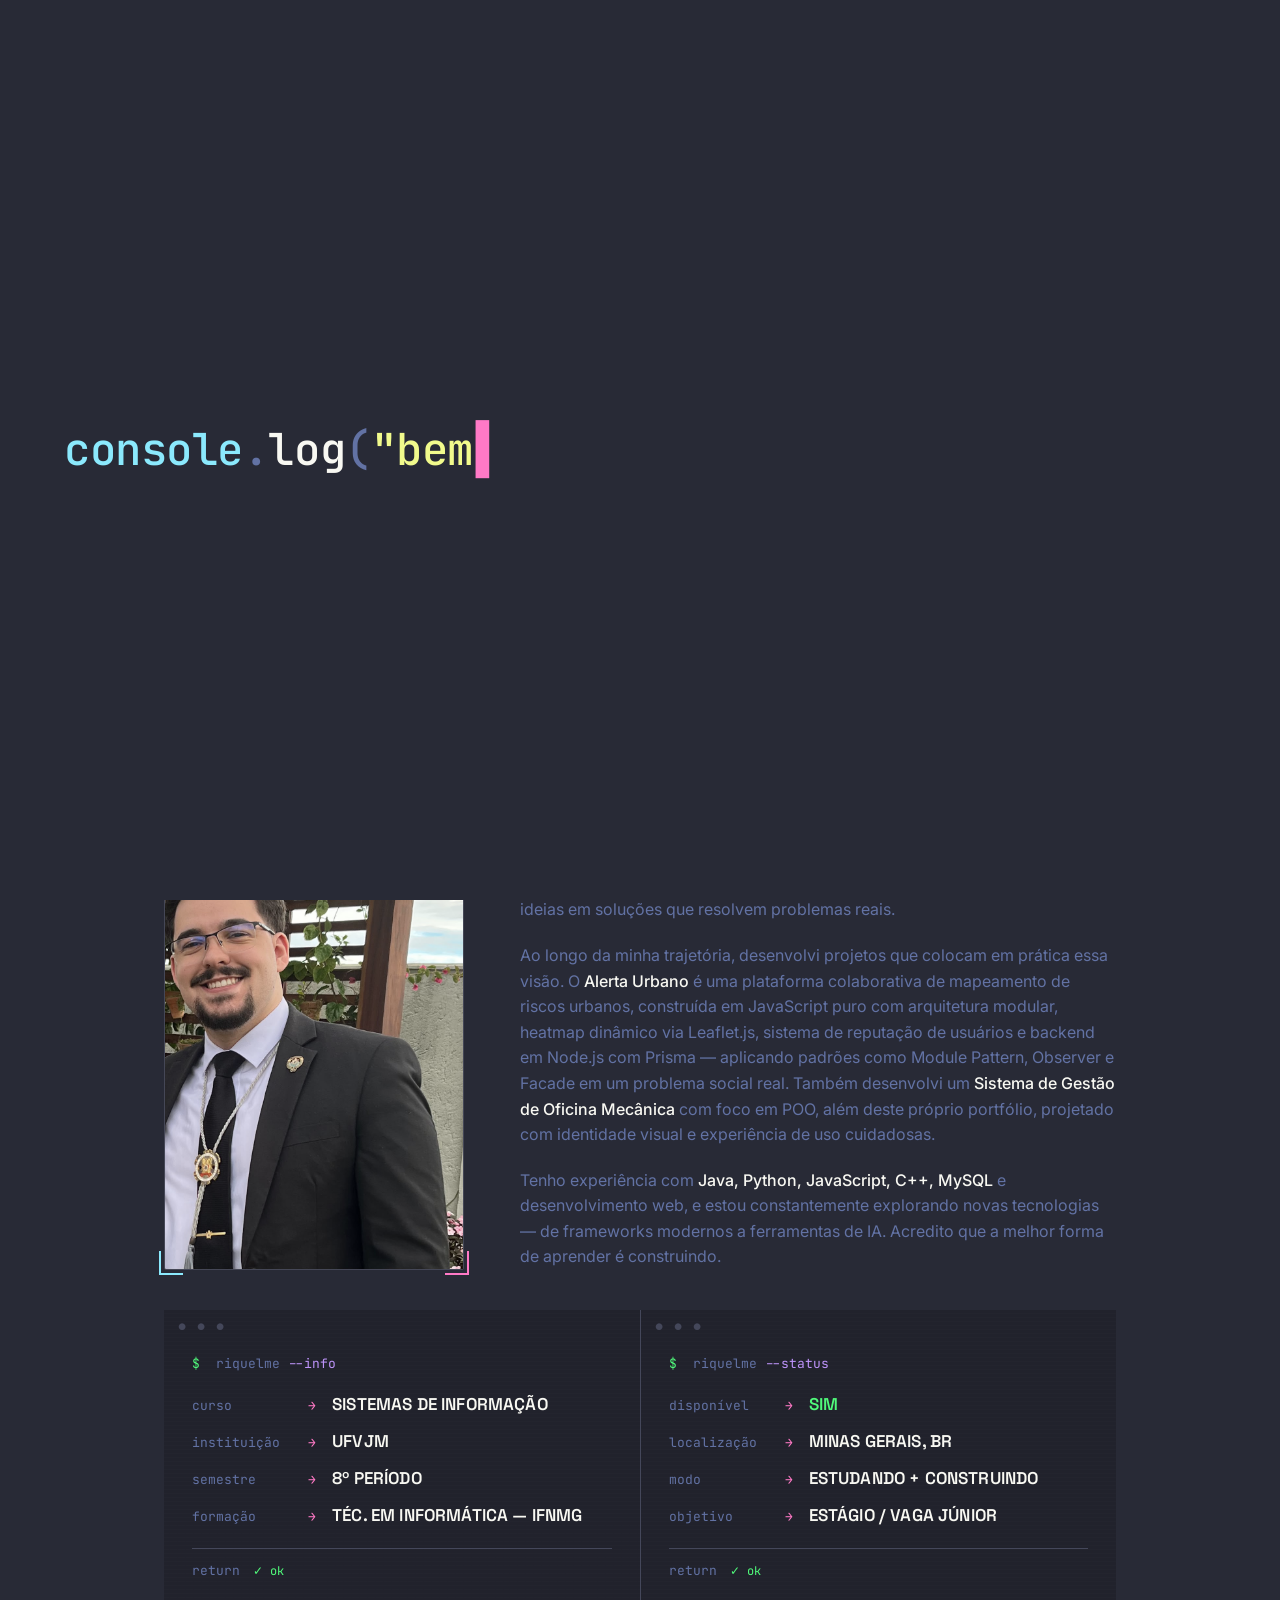
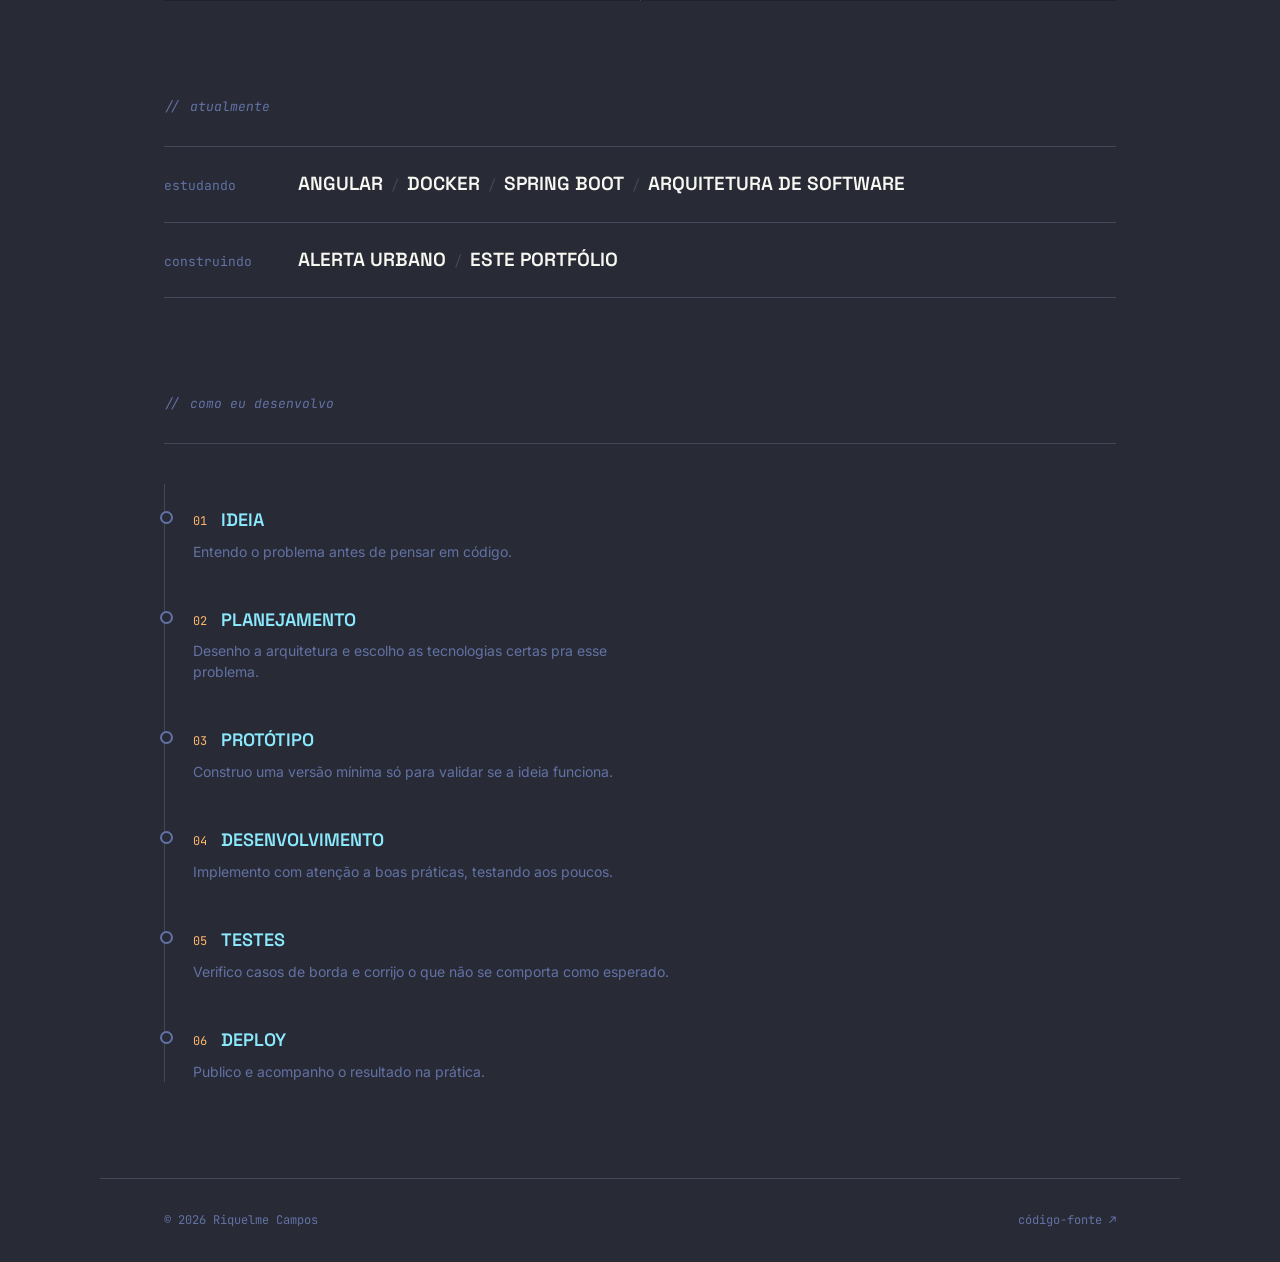
<file: index.html>
<!DOCTYPE html>
<html lang="pt-BR" data-lang="pt">

<head>
  <meta charset="UTF-8">
  <script>
    (function () {
      try {
        var t = localStorage.getItem('rc_theme');
        if (!t) { t = window.matchMedia('(prefers-color-scheme: light)').matches ? 'light' : 'dark'; }
        if (t === 'light') { document.documentElement.setAttribute('data-theme', 'light'); }
        var l = localStorage.getItem('rc_lang');
        if (l === 'en') { document.documentElement.setAttribute('data-lang', 'en'); }
      } catch (e) { }
    })();
  </script>
  <meta name="viewport" content="width=device-width, initial-scale=1.0">
  <title>Riquelme Campos — FullStack Developer</title>
  <meta name="description" content="Portfolio of Riquelme Campos, FullStack developer and Information Systems student at UFVJM.">
  <link rel="icon" href="assets/rc_.png" type="image/x-icon">

  <link rel="preconnect" href="https://fonts.googleapis.com">
  <link rel="preconnect" href="https://fonts.gstatic.com" crossorigin>
  <link href="https://fonts.googleapis.com/css2?family=Space+Grotesk:wght@500;600;700&family=Inter:wght@400;500;600&family=JetBrains+Mono:wght@400;500&display=swap" rel="stylesheet">
  <link rel="stylesheet" href="css/style.css">
</head>

<body>
  <div class="intro" id="intro" aria-hidden="true">
    <p class="intro-welcome"><span id="introText"></span><span class="intro-cursor">▌</span></p>
  </div>

  <aside class="social-bar" aria-label="Redes sociais">
    <a href="https://www.linkedin.com/in/riquelme-campos-3851a3278/" target="_blank" rel="noopener" aria-label="LinkedIn">
      <svg xmlns="http://www.w3.org/2000/svg" width="18" height="18" viewBox="0 0 24 24" fill="none" stroke="currentColor" stroke-width="1.6" stroke-linecap="round" stroke-linejoin="round"><path d="M16 8a6 6 0 0 1 6 6v7h-4v-7a2 2 0 0 0-2-2 2 2 0 0 0-2 2v7h-4v-7a6 6 0 0 1 6-6z"/><rect x="2" y="9" width="4" height="12"/><circle cx="4" cy="4" r="2"/></svg>
    </a>
    <a href="https://github.com/rickcamposs" target="_blank" rel="noopener" aria-label="GitHub">
      <svg xmlns="http://www.w3.org/2000/svg" width="18" height="18" viewBox="0 0 24 24" fill="none" stroke="currentColor" stroke-width="1.6" stroke-linecap="round" stroke-linejoin="round"><path d="M9 19c-5 1.5-5-2.5-7-3m14 6v-3.87a3.37 3.37 0 0 0-.94-2.61c3.14-.35 6.44-1.54 6.44-7A5.44 5.44 0 0 0 20 4.77 5.07 5.07 0 0 0 19.91 1S18.73.65 16 2.48a13.38 13.38 0 0 0-7 0C6.27.65 5.09 1 5.09 1A5.07 5.07 0 0 0 5 4.77a5.44 5.44 0 0 0-1.5 3.78c0 5.42 3.3 6.61 6.44 7A3.37 3.37 0 0 0 9 18.13V22"/></svg>
    </a>
    <a href="mailto:riquelmemoreiracampos@gmail.com" aria-label="Email">
      <svg xmlns="http://www.w3.org/2000/svg" width="18" height="18" viewBox="0 0 24 24" fill="none" stroke="currentColor" stroke-width="1.6" stroke-linecap="round" stroke-linejoin="round"><path d="M4 4h16c1.1 0 2 .9 2 2v12c0 1.1-.9 2-2 2H4c-1.1 0-2-.9-2-2V6c0-1.1.9-2 2-2z"/><polyline points="22,6 12,13 2,6"/></svg>
    </a>
    <a href="https://www.instagram.com/rick_camposs_/" target="_blank" rel="noopener" aria-label="Instagram">
      <svg xmlns="http://www.w3.org/2000/svg" width="18" height="18" viewBox="0 0 24 24" fill="none" stroke="currentColor" stroke-width="1.6" stroke-linecap="round" stroke-linejoin="round"><rect x="2" y="2" width="20" height="20" rx="5" ry="5"/><path d="M16 11.37A4 4 0 1 1 12.63 8 4 4 0 0 1 16 11.37z"/><line x1="17.5" y1="6.5" x2="17.51" y2="6.5"/></svg>
    </a>
    <span class="social-bar-line"></span>
  </aside>

  <div class="scroll-progress" id="scrollProgress"></div>
  <div class="cursor-dot" id="cursorDot"></div>

  <header class="nav">
    <div class="nav-inner">
      <a href="index.html#top" class="nav-mark" id="navMark">
        <span class="nav-mark-short">RC_</span>
        <span class="nav-mark-full">
          <span class="nav-mark-name">Riquelme Campos</span>
          <span class="nav-mark-role" data-pt="Desenvolvedor FullStack" data-en="FullStack Developer">Desenvolvedor FullStack</span>
        </span>
      </a>
      <button class="nav-toggle" id="navToggle" aria-label="Abrir menu">menu</button>
      <nav class="nav-links" id="navLinks">
        <a href="index.html#top" class="active" data-pt="início" data-en="home">início</a>
        <a href="index.html#sobre" data-pt="sobre" data-en="about">sobre</a>
        <a href="index.html#atualmente" data-pt="atualmente" data-en="currently">atualmente</a>
        <a href="projetos.html" data-pt="projetos" data-en="projects">projetos</a>
        <a href="experiencia.html" data-pt="experiência" data-en="experience">experiência</a>
        <a href="contato.html" data-pt="contato" data-en="contact">contato</a>
      </nav>
    </div>
  </header>

  <button class="back-to-top" id="backToTop" aria-label="Voltar ao topo">↑</button>

  <section class="hero" id="top">
    <p class="eyebrow rise" style="animation-delay:.05s" data-pt="desenvolvedor fullstack" data-en="fullstack developer">desenvolvedor fullstack <span class="blink"></span></p>
    <h1 class="hero-typewriter" aria-label="Riquelme Campos — FullStack Developer">
      <pre class="hero-code" aria-hidden="true"><code id="heroTypeText"></code><span class="hero-type-cursor">▌</span></pre>
    </h1>
    <div class="cta-row rise" style="animation-delay:.4s">
      <a href="projetos.html" class="btn btn-primary" data-pt="Ver projetos" data-en="View projects">Ver projetos</a>
      <a href="contato.html" class="btn btn-ghost" data-pt="Falar comigo" data-en="Get in touch">Falar comigo</a>
    </div>
  </section>

  <section id="sobre" class="reveal">
    <p class="eyebrow" data-pt="sobre-mim" data-en="about-me">sobre-mim</p>
    <hr class="line">
    <div class="sobre-layout">

      <div class="sobre-left">
        <div class="foto-frame">
          <img src="assets/eu.jpg" alt="Riquelme Campos" class="sobre-foto">
          <span class="foto-corners" aria-hidden="true"></span>
        </div>
      </div>

      <div class="sobre-right">
        <p class="about-text">
          <span data-lang="pt">Sou estudante do 8º período de <strong>Sistemas de Informação</strong> na UFVJM e formado como <strong>Técnico em Informática</strong> pelo IFNMG. Desde que entrei na tecnologia, encontrei no desenvolvimento de software a oportunidade de transformar ideias em soluções que resolvem problemas reais.</span>
          <span data-lang="en" hidden>I'm an 8th semester <strong>Information Systems</strong> student at UFVJM and a certified <strong>IT Technician</strong> from IFNMG. Since I started in tech, I found in software development the opportunity to turn ideas into real-world solutions.</span>
        </p>
        <p class="about-text">
          <span data-lang="pt">Ao longo da minha trajetória, desenvolvi projetos que colocam em prática essa visão. O <strong>Alerta Urbano</strong> é uma plataforma colaborativa de mapeamento de riscos urbanos, construída em JavaScript puro com arquitetura modular, heatmap dinâmico via Leaflet.js, sistema de reputação de usuários e backend em Node.js com Prisma — aplicando padrões como Module Pattern, Observer e Facade em um problema social real. Também desenvolvi um <strong>Sistema de Gestão de Oficina Mecânica</strong> com foco em POO, além deste próprio portfólio, projetado com identidade visual e experiência de uso cuidadosas.</span>
          <span data-lang="en" hidden>Throughout my journey I've built projects that put this vision into practice. <strong>Alerta Urbano</strong> is a collaborative urban risk mapping platform built in vanilla JavaScript with a modular architecture, dynamic heatmap via Leaflet.js, a user reputation system, and a Node.js + Prisma backend — applying Module Pattern, Observer and Facade patterns to a real social problem. I also built a <strong>Mechanic Shop Management System</strong> focused on OOP, and this very portfolio, designed with a strong visual identity and user experience in mind.</span>
        </p>
        <p class="about-text">
          <span data-lang="pt">Tenho experiência com <strong>Java, Python, JavaScript, C++, MySQL</strong> e desenvolvimento web, e estou constantemente explorando novas tecnologias — de frameworks modernos a ferramentas de IA. Acredito que a melhor forma de aprender é construindo.</span>
          <span data-lang="en" hidden>I have experience with <strong>Java, Python, JavaScript, C++, MySQL</strong> and web development, and I'm constantly exploring new technologies — from modern frameworks to AI tools. I believe the best way to learn is by building.</span>
        </p>
      </div>

    </div>

    <div class="terminal-grid" id="infoTerminal">

      <div class="info-terminal">
        <p class="info-prompt"><span class="info-dollar">$</span> riquelme <span class="info-flag">--info</span></p>
        <div class="info-lines">
          <div class="info-line" style="--d:0s">
            <span class="info-key" data-pt="curso" data-en="degree">curso</span>
            <span class="info-arrow">→</span>
            <span class="info-val" data-pt="Sistemas de Informação" data-en="Information Systems">Sistemas de Informação</span>
          </div>
          <div class="info-line" style="--d:.12s">
            <span class="info-key" data-pt="instituição" data-en="institution">instituição</span>
            <span class="info-arrow">→</span>
            <span class="info-val">UFVJM</span>
          </div>
          <div class="info-line" style="--d:.24s">
            <span class="info-key" data-pt="semestre" data-en="semester">semestre</span>
            <span class="info-arrow">→</span>
            <span class="info-val" data-pt="8º período" data-en="8th semester">8º período</span>
          </div>
          <div class="info-line" style="--d:.36s">
            <span class="info-key" data-pt="formação" data-en="background">formação</span>
            <span class="info-arrow">→</span>
            <span class="info-val" data-pt="Téc. em Informática — IFNMG" data-en="IT Technician — IFNMG">Téc. em Informática — IFNMG</span>
          </div>
        </div>
        <p class="info-return"><span class="info-key">return</span> <span class="info-ok">✓ ok</span></p>
      </div>

      <div class="info-terminal">
        <p class="info-prompt"><span class="info-dollar">$</span> riquelme <span class="info-flag">--status</span></p>
        <div class="info-lines">
          <div class="info-line" style="--d:.08s">
            <span class="info-key" data-pt="disponível" data-en="available">disponível</span>
            <span class="info-arrow">→</span>
            <span class="info-val info-val--green" data-pt="sim" data-en="yes">sim</span>
          </div>
          <div class="info-line" style="--d:.2s">
            <span class="info-key" data-pt="localização" data-en="location">localização</span>
            <span class="info-arrow">→</span>
            <span class="info-val">Minas Gerais, BR</span>
          </div>
          <div class="info-line" style="--d:.32s">
            <span class="info-key" data-pt="modo" data-en="mode">modo</span>
            <span class="info-arrow">→</span>
            <span class="info-val" data-pt="estudando + construindo" data-en="studying + building">estudando + construindo</span>
          </div>
          <div class="info-line" style="--d:.44s">
            <span class="info-key" data-pt="objetivo" data-en="goal">objetivo</span>
            <span class="info-arrow">→</span>
            <span class="info-val" data-pt="estágio / vaga júnior" data-en="internship / junior role">estágio / vaga júnior</span>
          </div>
        </div>
        <p class="info-return"><span class="info-key">return</span> <span class="info-ok">✓ ok</span></p>
      </div>

    </div>

  </section>

  <section id="atualmente" class="reveal">
    <p class="eyebrow" data-pt="atualmente" data-en="currently">atualmente</p>
    <div class="now-rows">
      <div class="now-row">
        <span class="now-key" data-pt="estudando" data-en="studying">estudando</span>
        <span class="now-vals">
          <span>Angular</span><span class="now-sep">/</span>
          <span>Docker</span><span class="now-sep">/</span>
          <span>Spring Boot</span><span class="now-sep">/</span>
          <span data-pt="Arquitetura de Software" data-en="Software Architecture">Arquitetura de Software</span>
        </span>
      </div>
      <div class="now-row">
        <span class="now-key" data-pt="construindo" data-en="building">construindo</span>
        <span class="now-vals">
          <span>Alerta Urbano</span><span class="now-sep">/</span>
          <span data-pt="Este portfólio" data-en="This portfolio">Este portfólio</span>
        </span>
      </div>
    </div>
  </section>

  <section id="processo" class="reveal">
    <p class="eyebrow" data-pt="como eu desenvolvo" data-en="how I work">como eu desenvolvo</p>
    <hr class="line">
    <div class="dev-process">
      <div class="dev-step reveal">
        <span class="dev-step-num">01</span>
        <span class="dev-step-title" data-pt="Ideia" data-en="Idea">Ideia</span>
        <p class="dev-step-desc" data-pt="Entendo o problema antes de pensar em código." data-en="I understand the problem before thinking about code.">Entendo o problema antes de pensar em código.</p>
      </div>
      <div class="dev-step reveal">
        <span class="dev-step-num">02</span>
        <span class="dev-step-title" data-pt="Planejamento" data-en="Planning">Planejamento</span>
        <p class="dev-step-desc" data-pt="Desenho a arquitetura e escolho as tecnologias certas pra esse problema." data-en="I design the architecture and choose the right technologies for the problem.">Desenho a arquitetura e escolho as tecnologias certas pra esse problema.</p>
      </div>
      <div class="dev-step reveal">
        <span class="dev-step-num">03</span>
        <span class="dev-step-title" data-pt="Protótipo" data-en="Prototype">Protótipo</span>
        <p class="dev-step-desc" data-pt="Construo uma versão mínima só para validar se a ideia funciona." data-en="I build a minimal version just to validate whether the idea works.">Construo uma versão mínima só para validar se a ideia funciona.</p>
      </div>
      <div class="dev-step reveal">
        <span class="dev-step-num">04</span>
        <span class="dev-step-title" data-pt="Desenvolvimento" data-en="Development">Desenvolvimento</span>
        <p class="dev-step-desc" data-pt="Implemento com atenção a boas práticas, testando aos poucos." data-en="I implement with attention to best practices, testing as I go.">Implemento com atenção a boas práticas, testando aos poucos.</p>
      </div>
      <div class="dev-step reveal">
        <span class="dev-step-num">05</span>
        <span class="dev-step-title" data-pt="Testes" data-en="Testing">Testes</span>
        <p class="dev-step-desc" data-pt="Verifico casos de borda e corrijo o que não se comporta como esperado." data-en="I check edge cases and fix anything that doesn't behave as expected.">Verifico casos de borda e corrijo o que não se comporta como esperado.</p>
      </div>
      <div class="dev-step reveal">
        <span class="dev-step-num">06</span>
        <span class="dev-step-title" data-pt="Deploy" data-en="Deploy">Deploy</span>
        <p class="dev-step-desc" data-pt="Publico e acompanho o resultado na prática." data-en="I publish and monitor the result in practice.">Publico e acompanho o resultado na prática.</p>
      </div>
    </div>
  </section>

  <footer>
    <span>© 2026 Riquelme Campos</span>
    <a href="https://github.com/rickcamposs/Portfolio" target="_blank" rel="noopener" data-pt="código-fonte ↗" data-en="source code ↗">código-fonte ↗</a>
  </footer>

  <script src="js/script.js" defer></script>
</body>

</html>
</file>
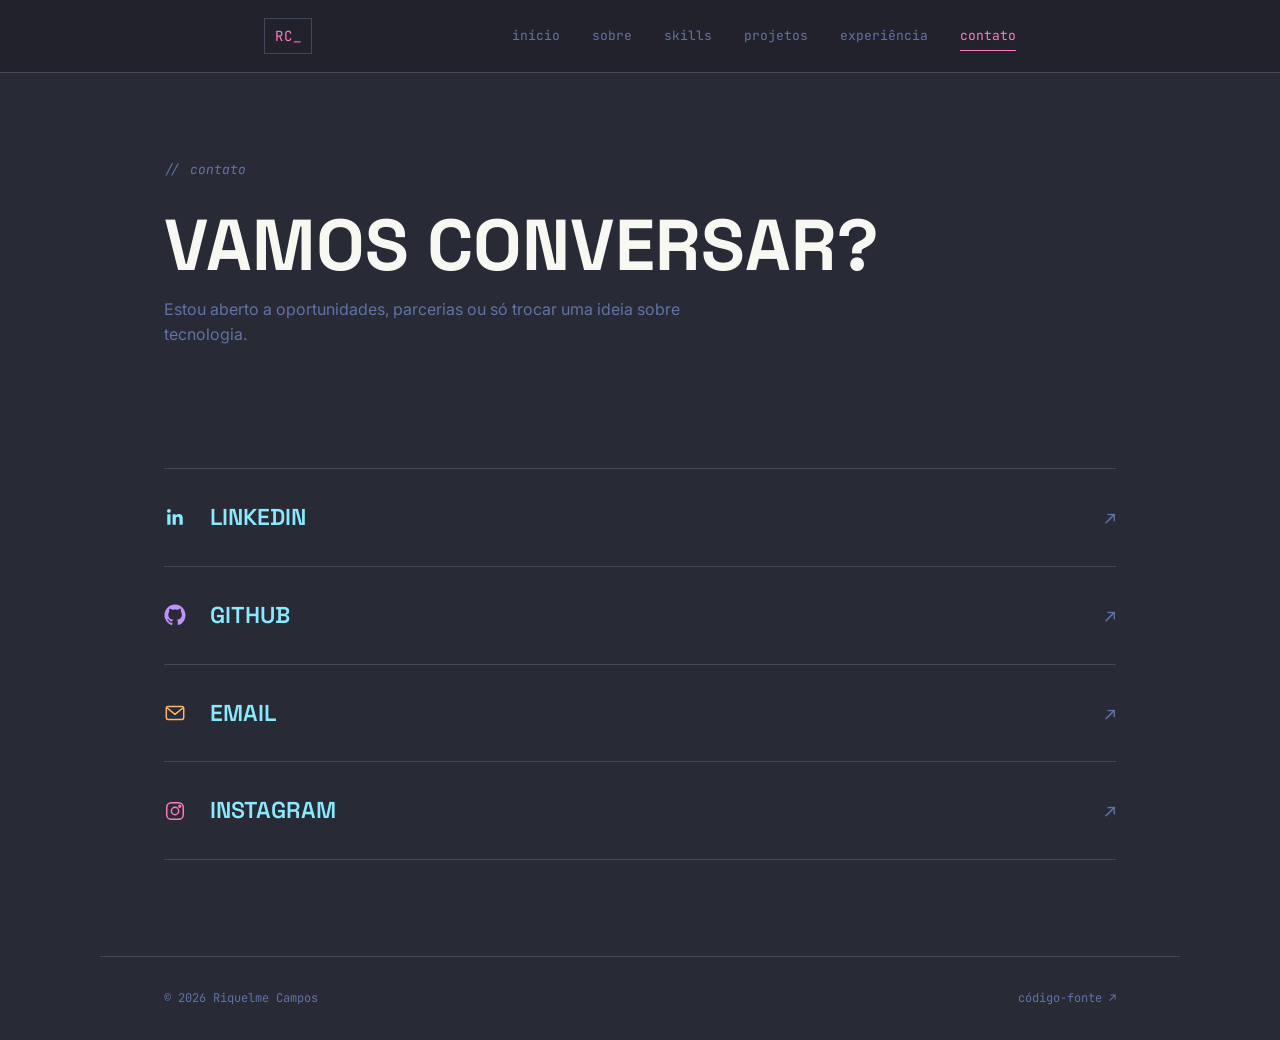
<file: contato.html>
<!DOCTYPE html>
<html lang="pt-BR">
<head>
<meta charset="UTF-8">
<script>
(function(){
  try{
    var t = localStorage.getItem('rc_theme');
    if(!t){ t = window.matchMedia('(prefers-color-scheme: light)').matches ? 'light' : 'dark'; }
    if(t === 'light'){ document.documentElement.setAttribute('data-theme','light'); }
  }catch(e){}
})();
</script>
<meta name="viewport" content="width=device-width, initial-scale=1.0">
<title>Contato — Riquelme Campos</title>
<meta name="description" content="Fale com Riquelme Campos.">
  <link rel="icon" href="assets/rc_.png" type="image/x-icon">


<link rel="preconnect" href="https://fonts.googleapis.com">
<link rel="preconnect" href="https://fonts.gstatic.com" crossorigin>
<link href="https://fonts.googleapis.com/css2?family=Space+Grotesk:wght@500;600;700&family=Inter:wght@400;500;600&family=JetBrains+Mono:wght@400;500&display=swap" rel="stylesheet">
<link rel="stylesheet" href="css/style.css">
</head>
<body>


<div class="scroll-progress" id="scrollProgress"></div>
<div class="cursor-dot" id="cursorDot"></div>

<header class="nav">
  <div class="nav-inner">
    <a href="index.html#top" class="nav-mark">RC_</a>
    <button class="nav-toggle" id="navToggle" aria-label="Abrir menu">menu</button>
    <nav class="nav-links" id="navLinks">
      <a href="index.html#top">início</a>
      <a href="index.html#sobre">sobre</a>
      <a href="index.html#skills">skills</a>
      <a href="projetos.html">projetos</a>
      <a href="experiencia.html">experiência</a>
      <a href="contato.html" class="active">contato</a>
      <!-- <button class="theme-toggle" id="themeToggle" aria-label="Alternar tema claro/escuro">tema</button> -->
    </nav>
  </div>
</header>

<button class="back-to-top" id="backToTop" aria-label="Voltar ao topo">↑</button>

<section class="page-hero reveal">
  <p class="eyebrow">contato</p>
  <h1>Vamos conversar?</h1>
  <p class="lead">Estou aberto a oportunidades, parcerias ou só trocar uma ideia sobre tecnologia.</p>
</section>

<section class="reveal">
  <div class="row-list">
    <a class="row" href="https://www.linkedin.com/in/rickcamposs/" target="_blank" rel="noopener">
      <span class="row-icon icon-linkedin"><svg viewBox="0 0 24 24" fill="currentColor" aria-hidden="true"><path d="M20.45 20.45h-3.55v-5.57c0-1.33-.02-3.03-1.85-3.03-1.85 0-2.14 1.45-2.14 2.94v5.66H9.36V9h3.41v1.56h.05c.48-.9 1.64-1.85 3.38-1.85 3.6 0 4.27 2.37 4.27 5.46v6.28zM5.34 7.43a2.06 2.06 0 1 1 0-4.12 2.06 2.06 0 0 1 0 4.12zM7.12 20.45H3.56V9h3.56v11.45z"/></svg></span>
      <span class="row-title">LinkedIn</span>
      <span class="row-arrow">↗</span>
    </a>
    <a class="row" href="https://github.com/rickcamposs" target="_blank" rel="noopener">
      <span class="row-icon icon-github"><svg viewBox="0 0 24 24" fill="currentColor" aria-hidden="true"><path d="M12 .5C5.73.5.5 5.74.5 12.02c0 5.1 3.29 9.4 7.86 10.93.57.1.78-.25.78-.55v-2.2c-3.2.7-3.87-1.36-3.87-1.36-.53-1.34-1.29-1.7-1.29-1.7-1.05-.72.08-.7.08-.7 1.17.08 1.78 1.2 1.78 1.2 1.03 1.77 2.71 1.26 3.37.96.1-.75.4-1.26.72-1.55-2.55-.29-5.23-1.28-5.23-5.7 0-1.26.45-2.29 1.19-3.1-.12-.29-.52-1.46.11-3.05 0 0 .97-.31 3.18 1.18a11 11 0 0 1 5.79 0c2.21-1.5 3.18-1.18 3.18-1.18.63 1.59.23 2.76.12 3.05.74.81 1.18 1.84 1.18 3.1 0 4.43-2.69 5.41-5.25 5.7.42.36.78 1.07.78 2.17v3.22c0 .3.21.66.79.55A11.53 11.53 0 0 0 23.5 12C23.5 5.74 18.27.5 12 .5z"/></svg></span>
      <span class="row-title">GitHub</span>
      <span class="row-arrow">↗</span>
    </a>
    <a class="row" href="mailto:riquelmemoreiracampos@gmail.com">
      <span class="row-icon icon-email"><svg viewBox="0 0 24 24" fill="none" stroke="currentColor" stroke-width="1.6" stroke-linecap="round" stroke-linejoin="round" aria-hidden="true"><rect x="2.5" y="5" width="19" height="14" rx="2"></rect><path d="M3.5 6.5l8.5 7 8.5-7"></path></svg></span>
      <span class="row-title">Email</span>
      <span class="row-arrow">↗</span>
    </a>
    <a class="row" href="https://www.instagram.com/rick_camposs_/" target="_blank" rel="noopener">
      <span class="row-icon icon-instagram"><svg viewBox="0 0 24 24" fill="none" stroke="currentColor" stroke-width="1.6" stroke-linecap="round" stroke-linejoin="round" aria-hidden="true"><rect x="3" y="3" width="18" height="18" rx="5"></rect><circle cx="12" cy="12" r="4"></circle><circle cx="17.2" cy="6.8" r="1"></circle></svg></span>
      <span class="row-title">Instagram</span>
      <span class="row-arrow">↗</span>
    </a>
  </div>
</section>

<footer>
  <span>© 2026 Riquelme Campos</span>
  <a href="https://github.com/rickcamposs/Portfolio" target="_blank" rel="noopener">código-fonte ↗</a>
</footer>

<script src="js/script.js" defer></script>
</body>
</html>
</file>
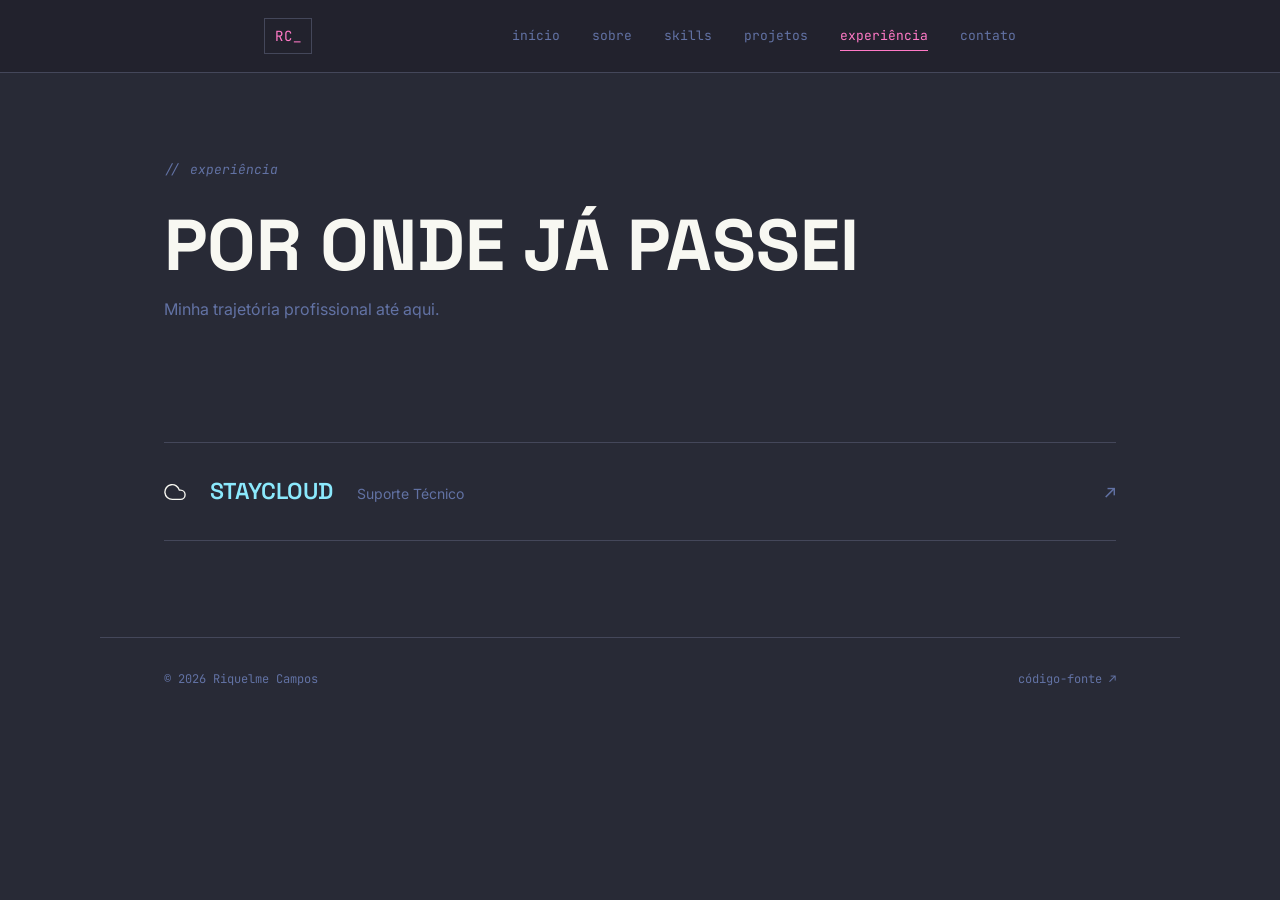
<file: experiencia.html>
<!DOCTYPE html>
<html lang="pt-BR">
<head>
<meta charset="UTF-8">
<script>
(function(){
  try{
    var t = localStorage.getItem('rc_theme');
    if(!t){ t = window.matchMedia('(prefers-color-scheme: light)').matches ? 'light' : 'dark'; }
    if(t === 'light'){ document.documentElement.setAttribute('data-theme','light'); }
  }catch(e){}
})();
</script>
<meta name="viewport" content="width=device-width, initial-scale=1.0">
<title>Experiência — Riquelme Campos</title>
<meta name="description" content="Experiência profissional de Riquelme Campos.">
  <link rel="icon" href="assets/rc_.png" type="image/x-icon">


<link rel="preconnect" href="https://fonts.googleapis.com">
<link rel="preconnect" href="https://fonts.gstatic.com" crossorigin>
<link href="https://fonts.googleapis.com/css2?family=Space+Grotesk:wght@500;600;700&family=Inter:wght@400;500;600&family=JetBrains+Mono:wght@400;500&display=swap" rel="stylesheet">
<link rel="stylesheet" href="css/style.css">
</head>
<body>


<div class="scroll-progress" id="scrollProgress"></div>
<div class="cursor-dot" id="cursorDot"></div>

<header class="nav">
  <div class="nav-inner">
    <a href="index.html#top" class="nav-mark">RC_</a>
    <button class="nav-toggle" id="navToggle" aria-label="Abrir menu">menu</button>
    <nav class="nav-links" id="navLinks">
      <a href="index.html#top">início</a>
      <a href="index.html#sobre">sobre</a>
      <a href="index.html#skills">skills</a>
      <a href="projetos.html">projetos</a>
      <a href="experiencia.html" class="active">experiência</a>
      <a href="contato.html">contato</a>
      <!-- <button class="theme-toggle" id="themeToggle" aria-label="Alternar tema claro/escuro">tema</button> -->
    </nav>
  </div>
</header>

<button class="back-to-top" id="backToTop" aria-label="Voltar ao topo">↑</button>

<section class="page-hero reveal">
  <p class="eyebrow">experiência</p>
  <h1>Por onde já passei</h1>
  <p class="lead">Minha trajetória profissional até aqui.</p>
</section>

<section class="reveal">
  <div class="row-list">
    <a class="row" href="https://lp.staycloud.com.br/" target="_blank" rel="noopener">
      <span class="row-icon">
        <svg xmlns="http://www.w3.org/2000/svg" width="20" height="20" viewBox="0 0 24 24" fill="none" stroke="currentColor" stroke-width="1.5" stroke-linecap="round" stroke-linejoin="round"><path d="M18 10h-1.26A8 8 0 1 0 9 20h9a5 5 0 0 0 0-10z"/></svg>
      </span>
      <span class="row-title">StayCloud</span>
      <span class="row-desc">Suporte Técnico</span>
      <span class="row-arrow">↗</span>
    </a>
  </div>
</section>

<footer>
  <span>© 2026 Riquelme Campos</span>
  <a href="https://github.com/rickcamposs/Portfolio" target="_blank" rel="noopener">código-fonte ↗</a>
</footer>

<script src="js/script.js" defer></script>
</body>
</html>
</file>
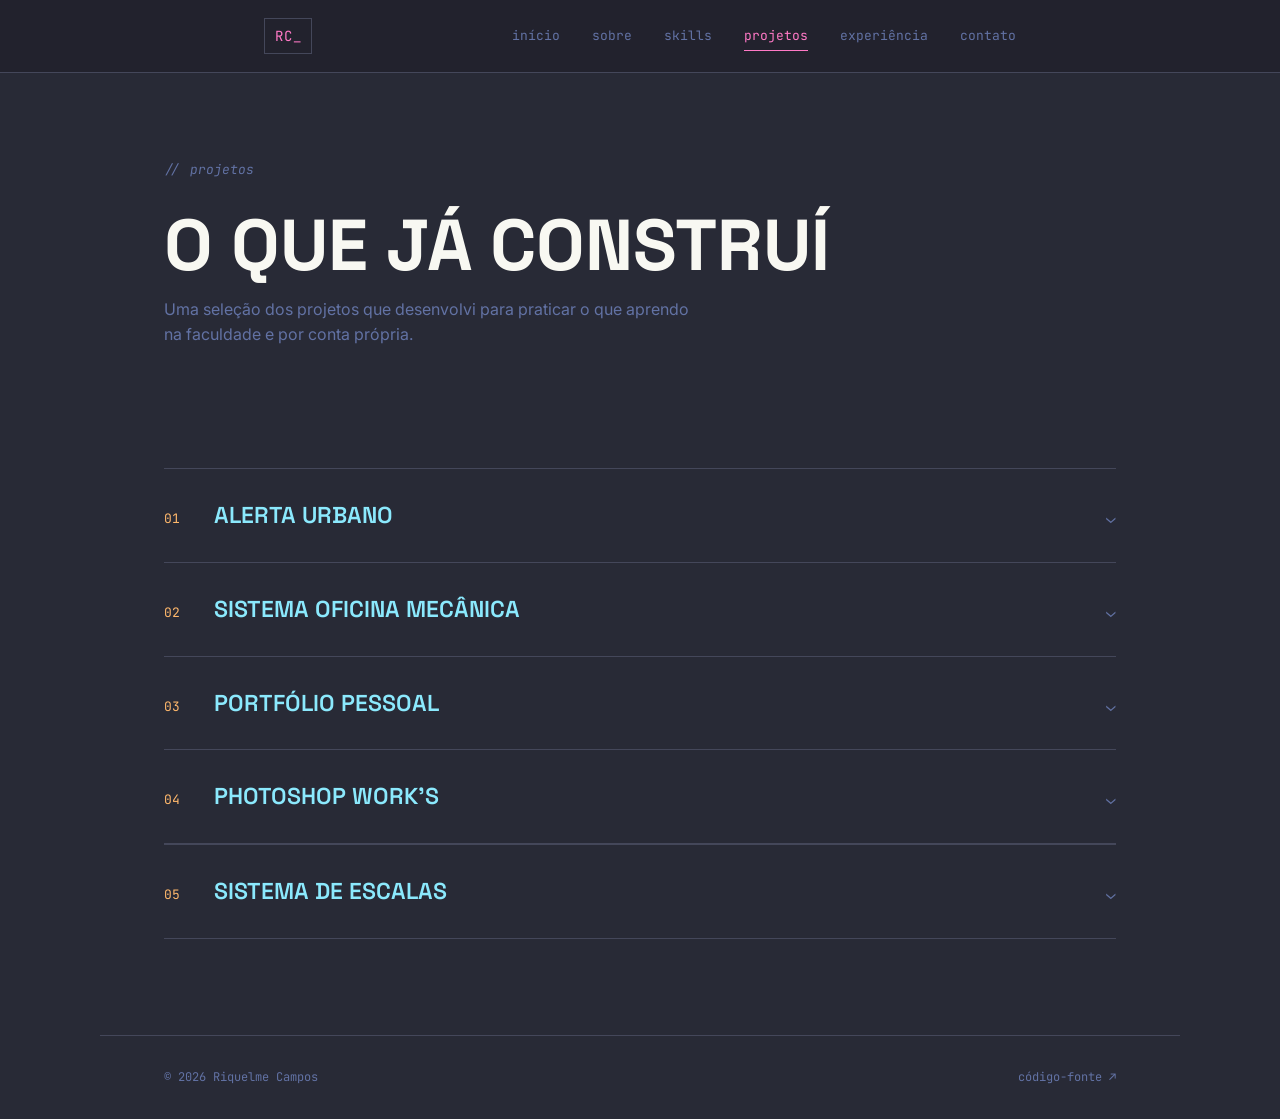
<file: projetos.html>
<!DOCTYPE html>
<html lang="pt-BR">
<head>
<meta charset="UTF-8">
<script>
(function(){
  try{
    var t = localStorage.getItem('rc_theme');
    if(!t){ t = window.matchMedia('(prefers-color-scheme: light)').matches ? 'light' : 'dark'; }
    if(t === 'light'){ document.documentElement.setAttribute('data-theme','light'); }
  }catch(e){}
})();
</script>
<meta name="viewport" content="width=device-width, initial-scale=1.0">
<title>Projetos — Riquelme Campos</title>
<meta name="description" content="Projetos desenvolvidos por Riquelme Campos.">
  <link rel="icon" href="assets/rc_.png" type="image/x-icon">

<link rel="preconnect" href="https://fonts.googleapis.com">
<link rel="preconnect" href="https://fonts.gstatic.com" crossorigin>
<link href="https://fonts.googleapis.com/css2?family=Space+Grotesk:wght@500;600;700&family=Inter:wght@400;500;600&family=JetBrains+Mono:wght@400;500&display=swap" rel="stylesheet">
<link rel="stylesheet" href="css/style.css">
</head>
<body>


<div class="scroll-progress" id="scrollProgress"></div>
<div class="cursor-dot" id="cursorDot"></div>

<header class="nav">
  <div class="nav-inner">
    <a href="index.html#top" class="nav-mark">RC_</a>
    <button class="nav-toggle" id="navToggle" aria-label="Abrir menu">menu</button>
    <nav class="nav-links" id="navLinks">
      <a href="index.html#top">início</a>
      <a href="index.html#sobre">sobre</a>
      <a href="index.html#skills">skills</a>
      <a href="projetos.html" class="active">projetos</a>
      <a href="experiencia.html">experiência</a>
      <a href="contato.html">contato</a>
      <!-- <button class="theme-toggle" id="themeToggle" aria-label="Alternar tema claro/escuro">tema</button> -->
    </nav>
  </div>
</header>

<button class="back-to-top" id="backToTop" aria-label="Voltar ao topo">↑</button>

<section class="page-hero reveal">
  <p class="eyebrow">projetos</p>
  <h1>O que já construí</h1>
  <p class="lead">Uma seleção dos projetos que desenvolvi para praticar o que aprendo na faculdade e por conta própria.</p>
</section>

<section class="reveal">
  <div class="row-list proj-list">
    <details class="proj-row">
      <summary class="proj-summary">
        <span class="row-index">01</span>
        <span class="row-title">Alerta Urbano</span>
        <span class="proj-chevron">⌄</span>
      </summary>
      <div class="proj-panel">
        <p class="row-desc">Plataforma colaborativa de mapeamento de riscos urbanos, com heatmap interativo em tempo real, sistema de reputação de usuários e arquitetura modular em JavaScript puro, com backend em Node.js e Prisma.</p>
        <p class="row-tags"><span class="t">JavaScript</span> · <span class="t">Leaflet.js</span> · <span class="t">Node.js</span> · <span class="t">Prisma</span> · <span class="t">OpenStreetMap</span></p>
        <a class="proj-link" href="https://github.com/hdpmatheus/alerta-urbano" target="_blank" rel="noopener">Ver no GitHub ↗</a>
      </div>
    </details>

    <details class="proj-row">
      <summary class="proj-summary">
        <span class="row-index">02</span>
        <span class="row-title">Sistema Oficina Mecânica</span>
        <span class="proj-chevron">⌄</span>
      </summary>
      <div class="proj-panel">
        <p class="row-desc">Sistema de gestão construído com Programação Orientada a Objetos.</p>
        <p class="row-tags"><span class="t">Java</span> </p>
        <a class="proj-link" href="https://github.com/rickcamposs/SistemaOficinaPOO" target="_blank" rel="noopener">Ver no GitHub ↗</a>
      </div>
    </details>

    <details class="proj-row">
      <summary class="proj-summary">
        <span class="row-index">03</span>
        <span class="row-title">Portfólio Pessoal</span>
        <span class="proj-chevron">⌄</span>
      </summary>
      <div class="proj-panel">
        <p class="row-desc">O código-fonte deste próprio site, de código aberto no GitHub.</p>
        <p class="row-tags"><span class="t">JavaScript</span> · <span class="t">HTML</span> · <span class="t">CSS</span></p>
        <a class="proj-link" href="https://github.com/rickcamposs/Portfolio" target="_blank" rel="noopener">Ver no GitHub ↗</a>
      </div>
    </details>

    <details class="proj-row">
      <summary class="proj-summary">
        <span class="row-index">04</span>
        <span class="row-title">Photoshop Work's</span>
        <span class="proj-chevron">⌄</span>
      </summary>
      <div class="proj-panel">
        <p class="row-desc">Trabalhos de edição e composição visual.</p>
        <p class="row-tags"><span class="t">Photoshop</span> · <span class="t">Illustrator</span></p>
        <a class="proj-link" href="https://www.behance.net/riquelmecampos" target="_blank" rel="noopener">Ver no Behance ↗</a>
      </div>
    </details>
  </div>

  <div class="row-list proj-list">
    <details class="proj-row">
      <summary class="proj-summary">
        <span class="row-index">05</span>
        <span class="row-title">Sistema de Escalas</span>
        <span class="proj-chevron">⌄</span>
      </summary>
      <div class="proj-panel">
        <p class="row-desc"><p>
Plataforma inteligente para geração automatizada de escalas de trabalho, capaz de processar regras personalizadas de jornada, folgas e restrições operacionais. Desenvolvida com foco em performance, flexibilidade e redução de erros, permitindo criar escalas complexas em poucos segundos por meio de algoritmos de otimização e validação automática.
</p>
<p class="row-tags">
  <span class="t">JavaScript</span> ·
  <span class="t">Node.js</span> ·
  <span class="t">Express</span> ·
  <span class="t">ExcelJS</span> ·
  <span class="t">Algoritmos</span>
</p>
        <a class="proj-link" href="https://github.com/rickcamposs/sistemadeEscala" target="_blank" rel="noopener">Ver no GitHub ↗</a>
      </div>
    </details>

</section>

<footer>
  <span>© 2026 Riquelme Campos</span>
  <a href="https://github.com/rickcamposs/Portfolio" target="_blank" rel="noopener">código-fonte ↗</a>
</footer>

<script src="js/script.js" defer></script>
</body>
</html>
</file>
<file: css/style.css>
/* =========================================================
   Riquelme Campos — Portfolio
   Tema: Dracula (https://draculatheme.com)

   Estrutura de arquivos:
   css/
   ├── style.css          ← este arquivo (apenas imports)
   └── modules/
       ├── _base.css          variáveis, reset, tipografia, animações
       ├── _theme.css         tema claro + alternador
       ├── _intro-cursor.css  tela de boot + cursor customizado
       ├── _nav.css           navegação e menu mobile
       ├── _hero.css          hero da home + page hero das subpáginas
       ├── _about-skills.css  about, skills, dev-process, github stats
       ├── _rows.css          componente de linha editorial (shared)
       ├── _projects.css      acordeão de projetos
       └── _ui.css            contact, footer, scroll progress, back-to-top
   ========================================================= */

@import url('./modules/base.css');
@import url('./modules/theme.css');
@import url('./modules/intro-cursor.css');
@import url('./modules/nav.css');
@import url('./modules/hero.css');
@import url('./modules/about-skills.css');
@import url('./modules/rows.css');
@import url('./modules/projects.css');
@import url('./modules/ui.css');
</file>
